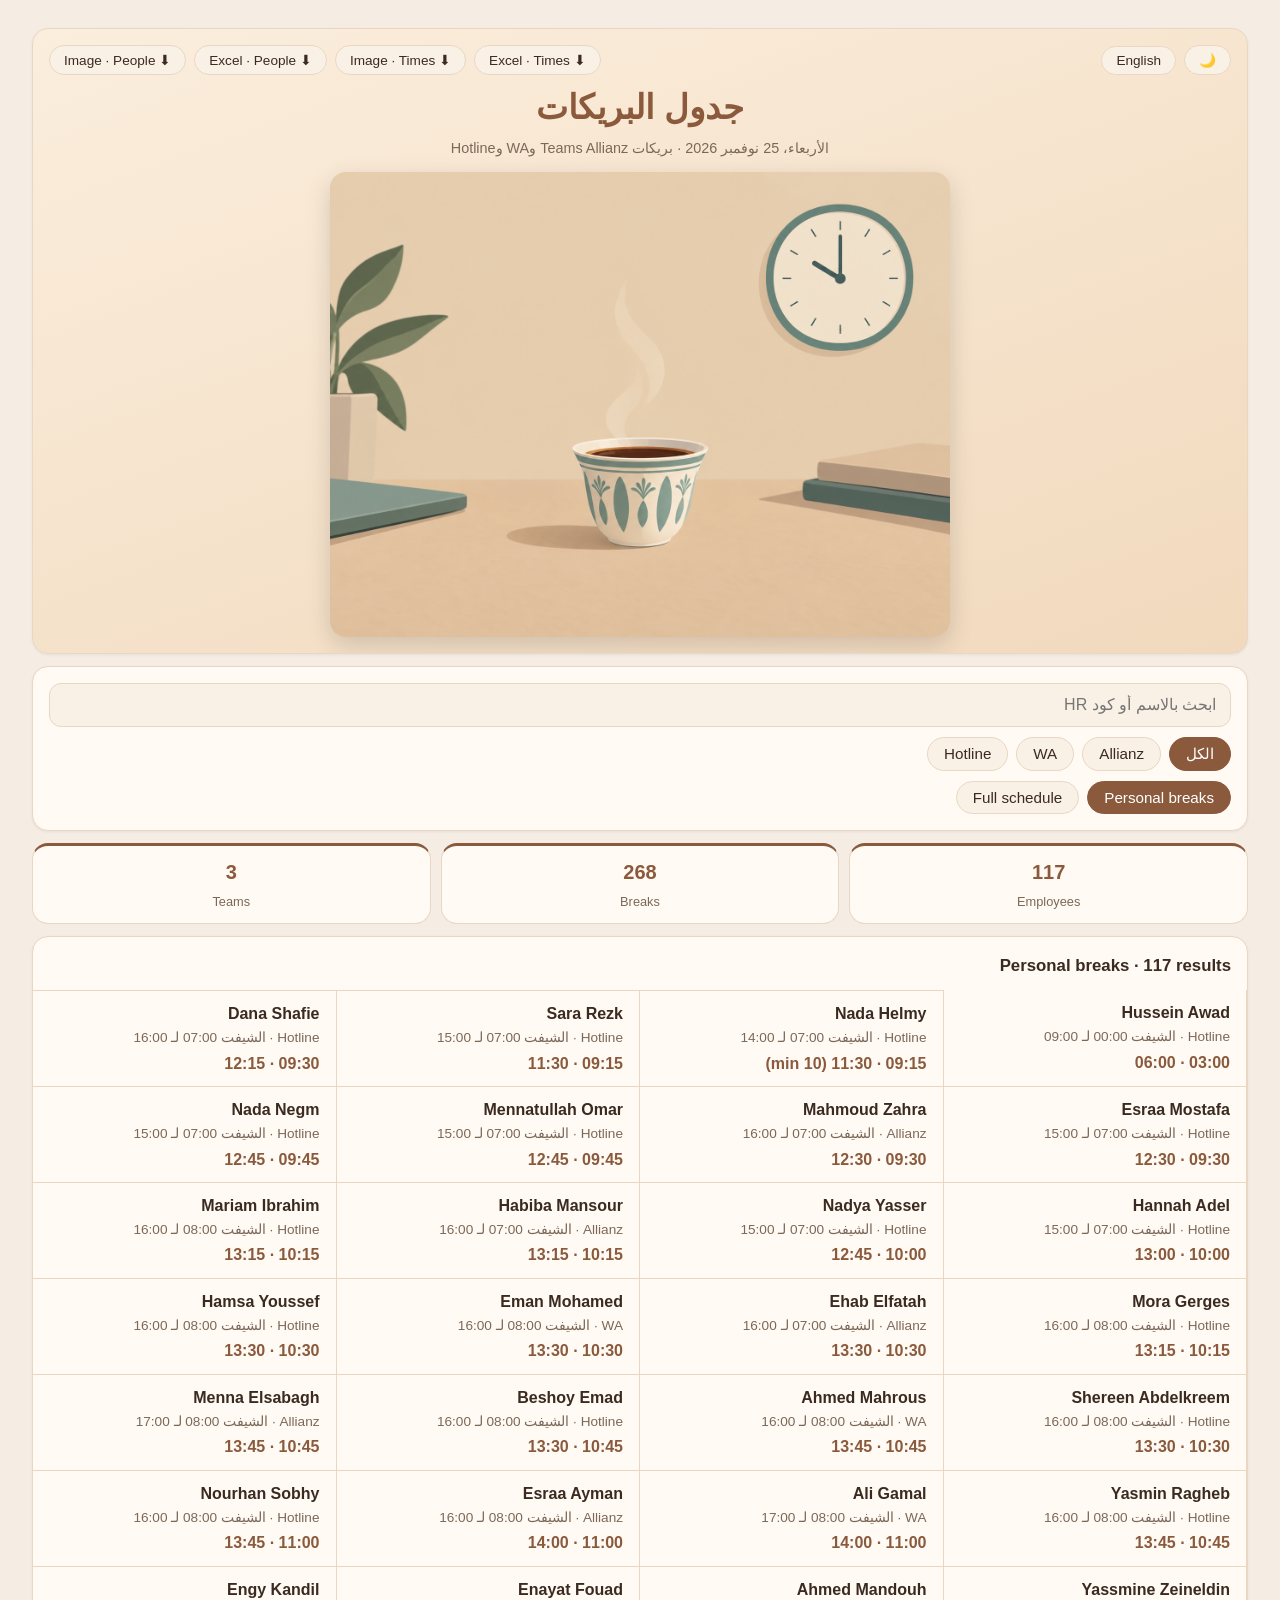
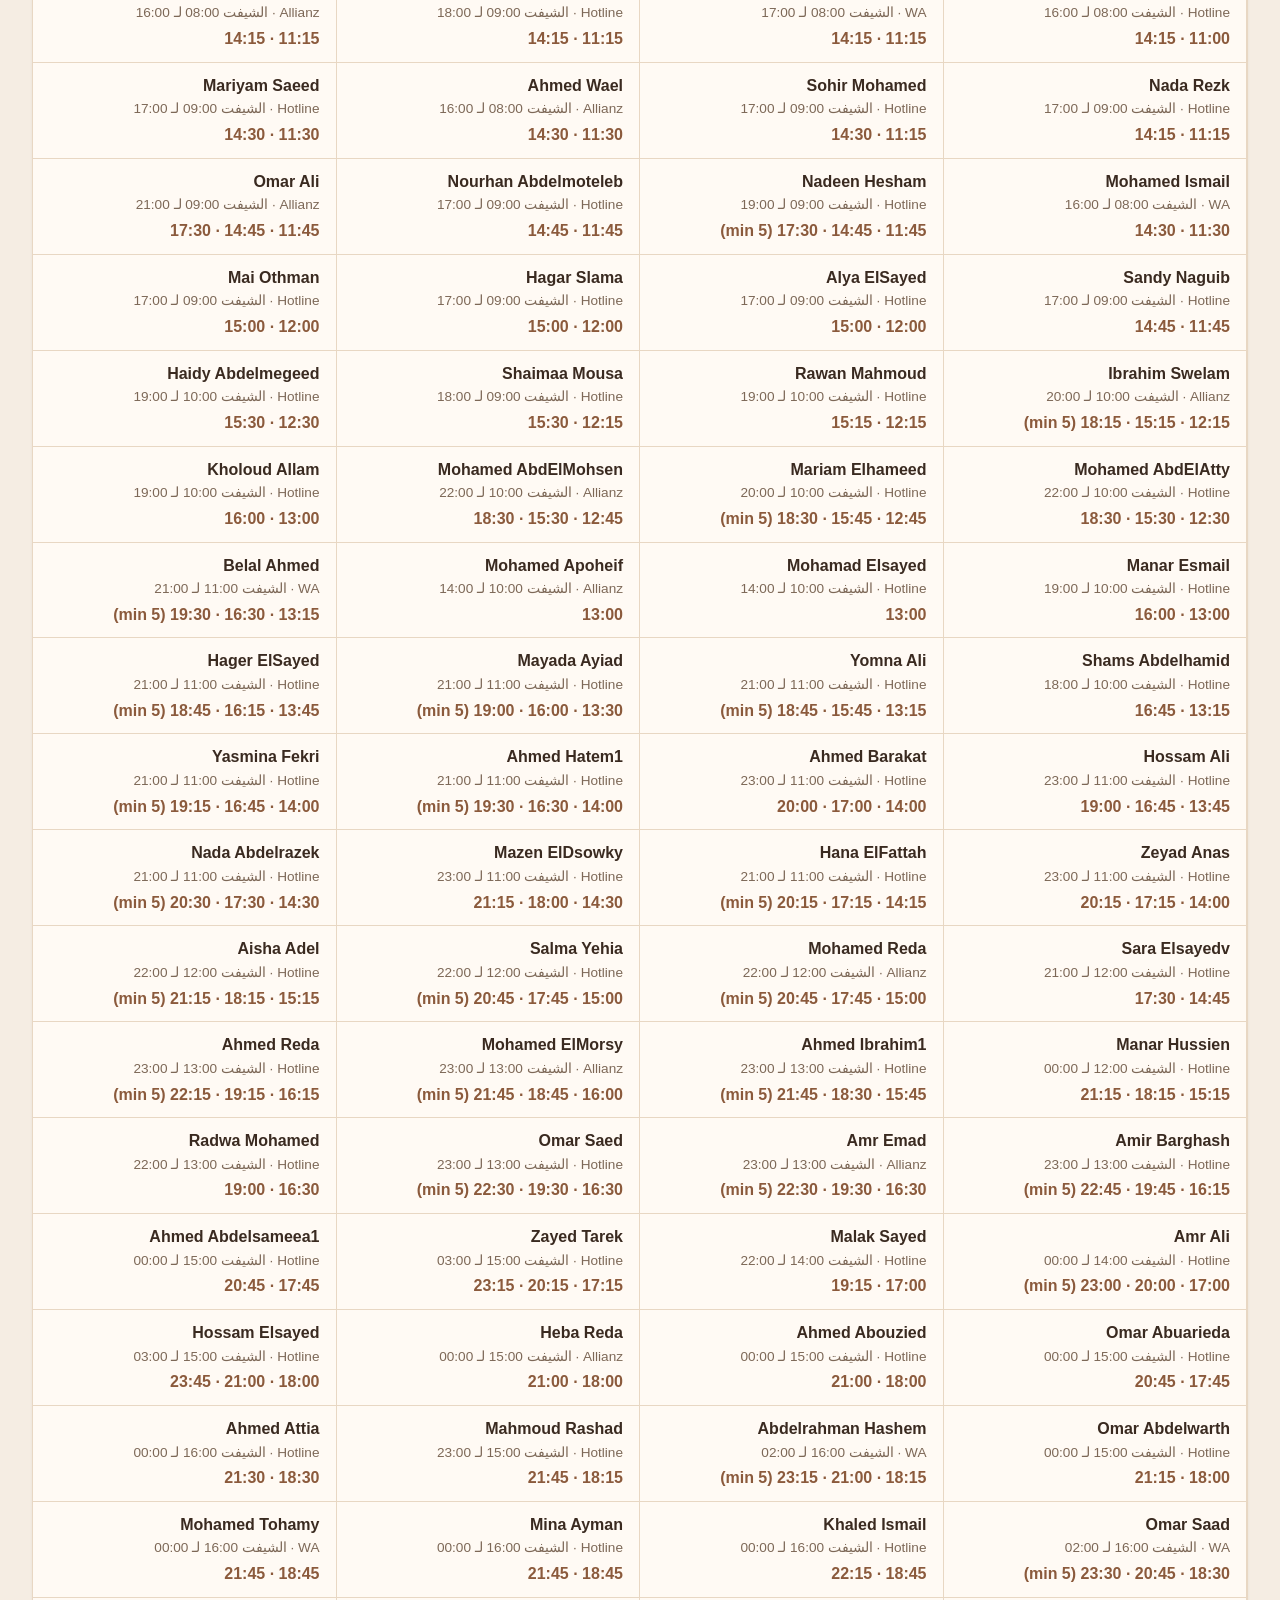
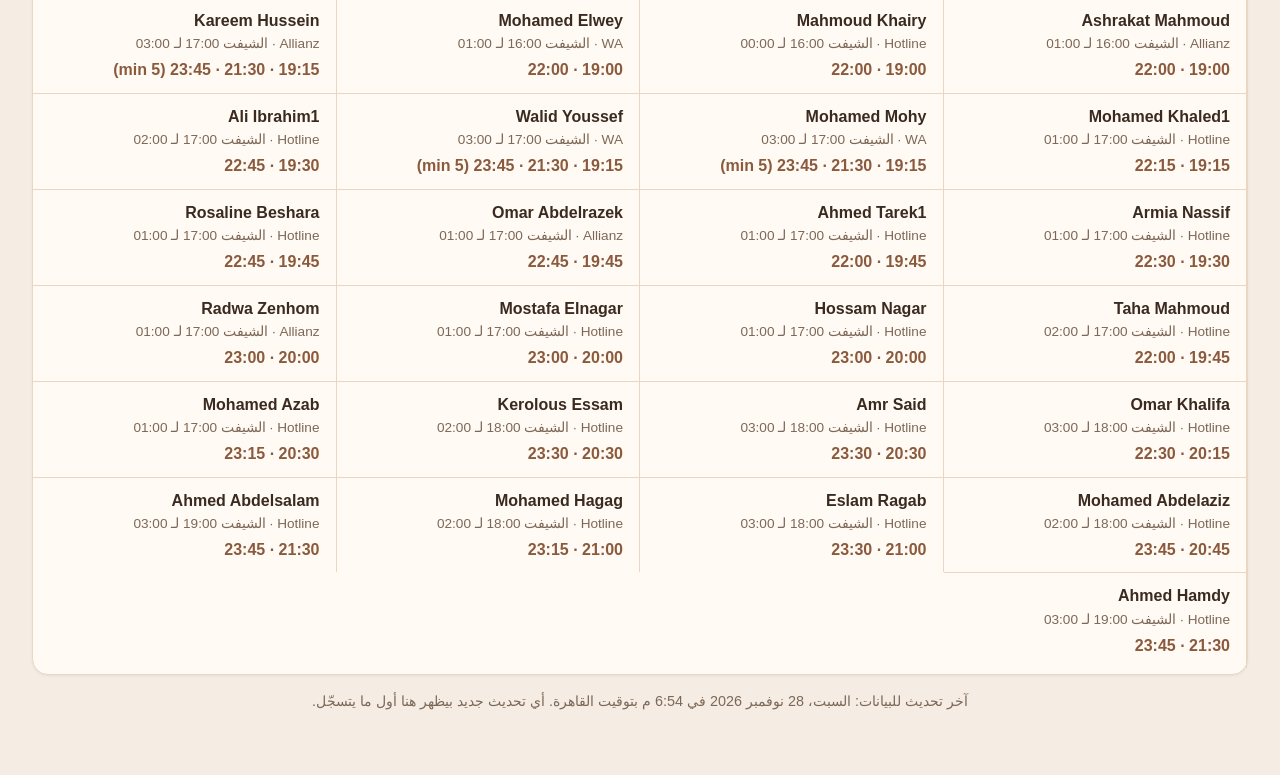
<file: index.html>
<!doctype html>
<html lang="ar" dir="rtl">
<head>
<meta charset="utf-8">
<meta name="viewport" content="width=device-width, initial-scale=1">
<meta name="description" content="جدول بريكات الفرق">
<title>جدول البريكات</title>
<link rel="stylesheet" href="app.css?v=3">
</head>
<body>
<div class="page">
  <header class="card hero">
    <div class="tools">
      <button id="themeBtn" class="tool-btn" type="button" aria-label="الوضع الليلي">🌙</button>
      <button id="langBtn" class="tool-btn" type="button">English</button>
      <span class="tools-gap"></span>
      <button id="xlsBtn" class="tool-btn" type="button">⬇ Excel</button>
      <button id="imgBtn" class="tool-btn" type="button">⬇ <span id="imgBtnLbl">Image</span></button>
      <button id="pxlsBtn" class="tool-btn" type="button">⬇ Excel · People</button>
      <button id="pimgBtn" class="tool-btn" type="button">⬇ Image · People</button>
    </div>
    <h1 id="title">جدول البريكات</h1>
    <p id="daydate" class="muted"></p>
    <img class="hero-img" src="hero.png" alt="">
  </header>

  <section class="card">
    <input id="q" class="search" type="search" placeholder="ابحث بالاسم أو كود HR" autocomplete="off">
    <div id="teams" class="chips" role="group" aria-label="الفريق"></div>
    <div id="views" class="chips" role="group" aria-label="العرض"></div>
  </section>

  <section id="stats" class="stats"></section>

  <main id="list" class="card list"></main>

  <footer class="muted foot">
    <p id="updated"></p>
  </footer>
</div>
<script src="config.js"></script>
<script src="viewer.js?v=6"></script>
</body>
</html>
</file>
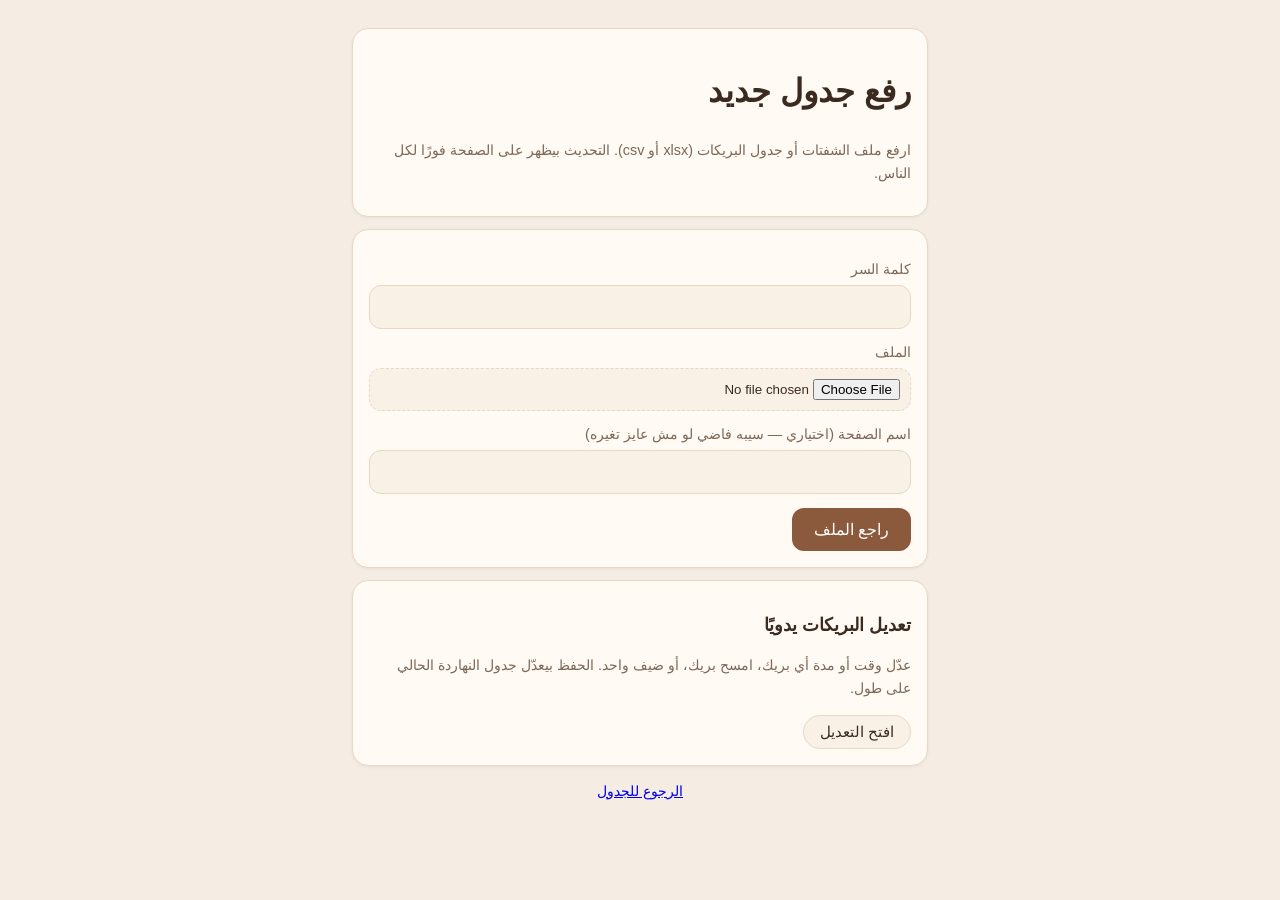
<file: admin.html>
<!doctype html>
<html lang="ar" dir="rtl">
<head>
<meta charset="utf-8">
<meta name="viewport" content="width=device-width, initial-scale=1">
<meta name="robots" content="noindex">
<title>رفع جدول جديد</title>
<link rel="stylesheet" href="app.css">
</head>
<body>
<div class="page narrow">
  <header class="card">
    <h1 id="title">رفع جدول جديد</h1>
    <p class="muted">ارفع ملف الشفتات أو جدول البريكات (xlsx أو csv). التحديث بيظهر على الصفحة فورًا لكل الناس.</p>
  </header>

  <section class="card" id="form-card">
    <div id="pw-wrap">
      <label class="lbl" for="pw">كلمة السر</label>
      <input id="pw" class="search" type="password" autocomplete="current-password">
    </div>

    <label class="lbl" for="file">الملف</label>
    <input id="file" class="file-in" type="file" accept=".xlsx,.xls,.csv">

    <label class="lbl" for="btitle">اسم الصفحة (اختياري — سيبه فاضي لو مش عايز تغيره)</label>
    <input id="btitle" class="search" type="text" maxlength="80">

    <button id="go" class="btn">راجع الملف</button>
    <p id="err" class="err" hidden></p>
  </section>

  <section class="card" id="preview-card" hidden>
    <h2>مراجعة قبل النشر</h2>
    <div id="summary"></div>
    <div class="chips">
      <button id="confirm" class="btn">انشر التحديث</button>
      <button id="cancel" class="chip">إلغاء</button>
    </div>
    <p id="err2" class="err" hidden></p>
  </section>

  <section class="card" id="edit-card">
    <h2>تعديل البريكات يدويًا</h2>
    <p class="muted">عدّل وقت أو مدة أي بريك، امسح بريك، أو ضيف واحد. الحفظ بيعدّل جدول النهاردة الحالي على طول.</p>
    <button id="edit-open" class="chip">افتح التعديل</button>
    <div id="edit-body" hidden>
      <div class="et-wrap">
        <table class="et">
          <thead><tr><th>الوقت</th><th>الاسم</th><th>التيم</th><th>الدقايق</th><th></th></tr></thead>
          <tbody id="edit-rows"></tbody>
        </table>
      </div>
      <h3 class="edit-sub">ضيف بريك</h3>
      <div class="edit-add">
        <select id="add-emp" class="search"></select>
        <div class="edit-add-row">
          <input id="add-time" class="search" type="time" step="900">
          <input id="add-mins" class="search" type="number" min="1" max="60" placeholder="15">
          <button id="add-go" class="chip">ضيف</button>
        </div>
      </div>
      <div class="chips">
        <button id="edit-save" class="btn">احفظ التعديلات</button>
        <button id="edit-close" class="chip">اقفل من غير حفظ</button>
      </div>
      <p id="err3" class="err" hidden></p>
      <p id="ok3" class="ok" hidden></p>
    </div>
  </section>

  <section class="card" id="done-card" hidden>
    <h2>تم النشر ✅</h2>
    <div id="done-summary"></div>
    <p><a href="/" class="btn link-btn">افتح الصفحة</a></p>
  </section>

  <footer class="muted foot"><p><a href="/">الرجوع للجدول</a></p></footer>
</div>
<script src="vendor/xlsx.full.min.js"></script>
<script src="config.js"></script>
<script type="module" src="admin.js"></script>
</body>
</html>
</file>
<file: app.css>
:root {
  --bg: #f5ede3;
  --card: #fffaf4;
  --soft: #faf1e6;
  --ink: #3a2a20;
  --muted: #7d6857;
  --accent: #8b5a3c;
  --accent-soft: #f0dcc8;
  --line: #e8d7c3;
  --h1: #fbeedd;
  --h2: #f1d9bd;
  --radius: 16px;
}
body.dark {
  --bg: #17110d;
  --card: #251a14;
  --soft: #1d1410;
  --ink: #f3e8db;
  --muted: #b09a86;
  --accent: #d89c63;
  --accent-soft: #3b2a1e;
  --line: #4a3626;
  --h1: #2e2018;
  --h2: #3a2819;
}
* { box-sizing: border-box; }
html, body { margin: 0; padding: 0; }
body {
  background: var(--bg);
  color: var(--ink);
  font-family: "Segoe UI", Tahoma, "Noto Kufi Arabic", "Cairo", sans-serif;
  line-height: 1.6;
}
.page { max-width: 640px; margin: 0 auto; padding: 12px 12px 40px; }
@media (min-width: 900px) {
  .page { max-width: 1400px; padding: 16px 32px 48px; }
  .page.narrow { max-width: 640px; }
  .list { display: grid; grid-template-columns: repeat(auto-fill, minmax(300px, 1fr)); }
  .list h2, .list .empty { grid-column: 1 / -1; }
  .list .row { border-top: 1px solid var(--line); border-inline-start: 1px solid var(--line); }
}
.card {
  background: var(--card);
  border: 1px solid var(--line);
  border-radius: var(--radius);
  padding: 16px;
  margin-top: 12px;
}
.hero { text-align: center; background: linear-gradient(160deg, var(--h1), var(--h2)); border-color: var(--line); overflow: hidden; }
body.dark .hero { background: linear-gradient(160deg, var(--h1), var(--h2)); }
.hero h1 { margin: 4px 0 2px; font-size: 1.75rem; color: var(--accent); }
.hero .muted { margin: 0 0 10px; }
.hero-img { display: block; width: calc(100% + 32px); max-width: none; margin: 12px -16px -16px; border-radius: 0; }
@media (min-width: 700px) {
  .hero-img { width: 100%; max-width: 620px; margin: 12px auto 0; border-radius: 16px; box-shadow: 0 8px 24px rgba(0,0,0,.15); }
  .hero h1 { font-size: 2.1rem; }
}
.muted { color: var(--muted); font-size: 0.9rem; }
.search {
  width: 100%;
  padding: 12px 14px;
  font-size: 1rem;
  border: 1px solid var(--line);
  border-radius: 12px;
  background: var(--soft);
  color: var(--ink);
  font-family: inherit;
}
.search:focus { outline: 2px solid var(--accent); border-color: var(--accent); }
.chips { display: flex; flex-wrap: wrap; gap: 8px; margin-top: 10px; }
.chip {
  border: 1px solid var(--line);
  background: var(--soft);
  color: var(--ink);
  border-radius: 999px;
  padding: 7px 16px;
  font-size: 0.95rem;
  cursor: pointer;
  font-family: inherit;
}
.chip.on { background: var(--accent); border-color: var(--accent); color: #fff; }
body.dark .chip.on, body.dark .btn { color: #1a1109; }
.card { box-shadow: 0 1px 3px rgba(0,0,0,.06); }
.stats { display: flex; gap: 10px; margin-top: 12px; }
.stat {
  flex: 1;
  background: var(--card);
  border: 1px solid var(--line);
  border-radius: var(--radius);
  text-align: center;
  padding: 10px 4px;
}
.stat { border-top: 3px solid var(--accent); }
.stat b { display: block; font-size: 1.25rem; color: var(--accent); }
.stat span { font-size: 0.8rem; color: var(--muted); }
.list { padding: 6px 0; }
.list h2 { font-size: 1.05rem; margin: 10px 16px; }
.row { padding: 10px 16px; border-top: 1px solid var(--line); }
.row:first-of-type { border-top: 0; }
.row .nm { font-weight: 600; }
.row .dt { color: var(--muted); font-size: 0.85rem; }
.row .vl { color: var(--accent); font-weight: 600; margin-top: 2px; }
.row .vl.off { color: var(--muted); font-weight: 400; }
.b-past { color: var(--muted); opacity: 0.7; }
.mins {
  background: var(--accent-soft);
  color: var(--accent);
  border-radius: 999px;
  padding: 1px 9px;
  font-size: 0.78rem;
  font-weight: 700;
  margin-inline-start: 8px;
  vertical-align: 2px;
}
span.b-next {
  background: #fbbf24;
  color: #422006;
  border-radius: 999px;
  padding: 1px 9px;
  font-weight: 700;
  box-shadow: 0 0 10px rgba(251, 191, 36, 0.55);
}
.row.b-past .nm, .row.b-past .dt, .row.b-past .vl { color: var(--muted); opacity: 0.75; font-weight: 400; }
.row.b-next .nm {
  background: #fbbf24;
  color: #422006;
  border-radius: 8px;
  padding: 1px 10px;
  display: inline-block;
  box-shadow: 0 0 10px rgba(251, 191, 36, 0.55);
}
.empty { text-align: center; color: var(--muted); padding: 24px 16px; }
.foot { text-align: center; margin-top: 14px; }
.spin { text-align: center; color: var(--muted); padding: 30px; }
.lbl { display: block; font-size: 0.9rem; color: var(--muted); margin: 12px 0 4px; }
.file-in { display: block; width: 100%; padding: 10px; border: 1px dashed var(--line); border-radius: 12px; background: var(--soft); }
.tools { display: flex; flex-wrap: wrap; gap: 8px; align-items: center; margin-bottom: 6px; }
.tools-gap { flex: 1; }
.tool-btn {
  border: 1px solid var(--line);
  background: var(--soft);
  color: var(--ink);
  border-radius: 999px;
  padding: 6px 14px;
  font-size: 0.85rem;
  cursor: pointer;
  font-family: inherit;
  white-space: nowrap;
}
.tool-btn:active { transform: scale(0.96); }
.btn {
  display: inline-block; margin-top: 14px; padding: 12px 22px; border: 0; border-radius: 12px;
  background: var(--accent); color: #fff; font-size: 1rem; font-family: inherit; cursor: pointer;
}
.btn:disabled { opacity: 0.6; cursor: default; }
.link-btn { text-decoration: none; }
.err { color: #b91c1c; font-size: 0.9rem; margin: 10px 0 0; }
#summary ul { margin: 6px 0; padding-inline-start: 20px; }
h2 { font-size: 1.1rem; }
.ok { color: var(--accent); font-size: 0.9rem; margin: 10px 0 0; }
.edit-sub { font-size: 0.95rem; margin: 14px 0 6px; }
.et-wrap { max-height: 380px; overflow-y: auto; border: 1px solid var(--line); border-radius: 12px; margin-top: 10px; }
.et { width: 100%; border-collapse: collapse; font-size: 0.88rem; }
.et th, .et td { padding: 6px 8px; border-top: 1px solid var(--line); text-align: start; }
.et thead th { position: sticky; top: 0; background: var(--soft); border-top: 0; z-index: 1; }
.et td { vertical-align: middle; }
.et input {
  width: 100%; padding: 6px 8px; font-size: 0.9rem; font-family: inherit;
  border: 1px solid var(--line); border-radius: 8px; background: var(--soft); color: var(--ink);
}
.et input:focus { outline: 2px solid var(--accent); border-color: var(--accent); }
.et .c-time { width: 86px; }
.et .c-mins { width: 62px; }
.et .c-del { width: 34px; text-align: center; }
.et .del {
  border: 0; background: none; color: #b91c1c; font-size: 1.05rem; cursor: pointer; padding: 2px 6px;
}
.edit-add-row { display: flex; gap: 8px; margin-top: 8px; align-items: center; }
.edit-add-row .search { width: auto; flex: 1; padding: 9px 10px; font-size: 0.9rem; }
</file>
